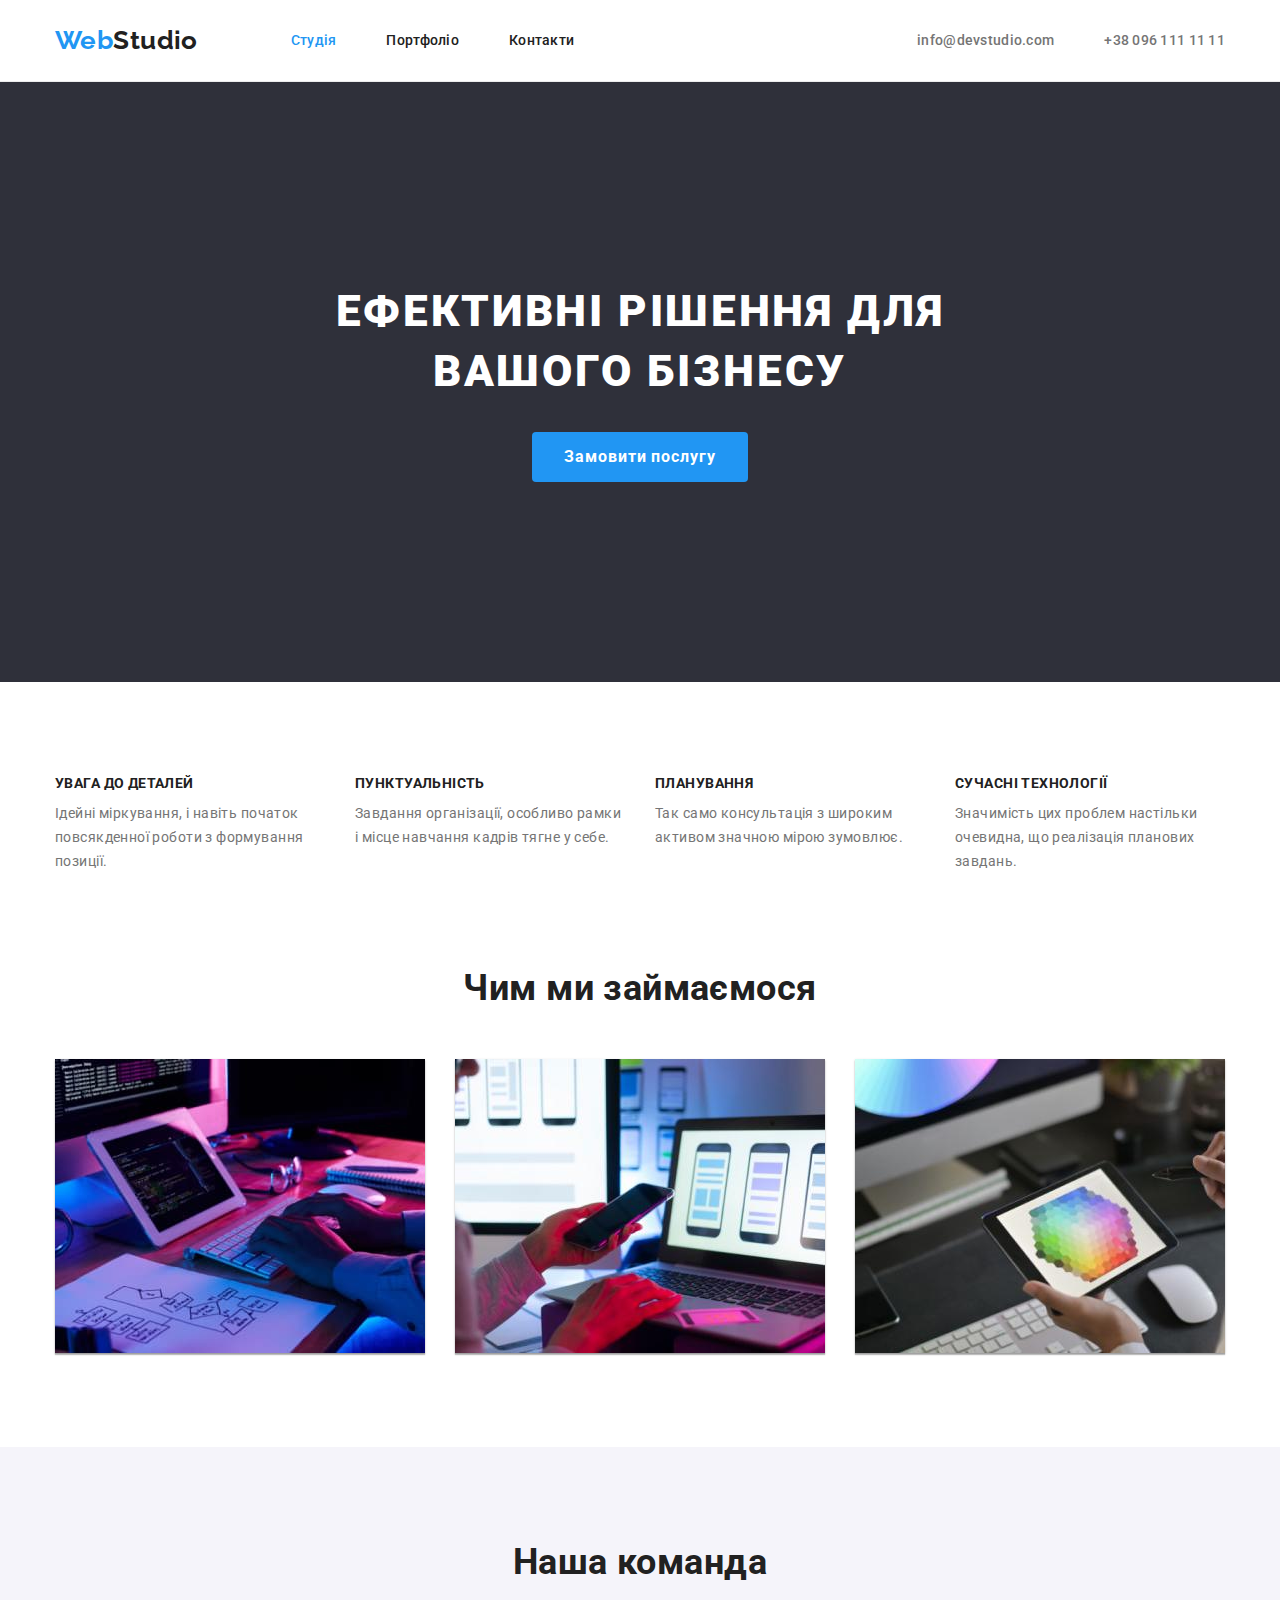
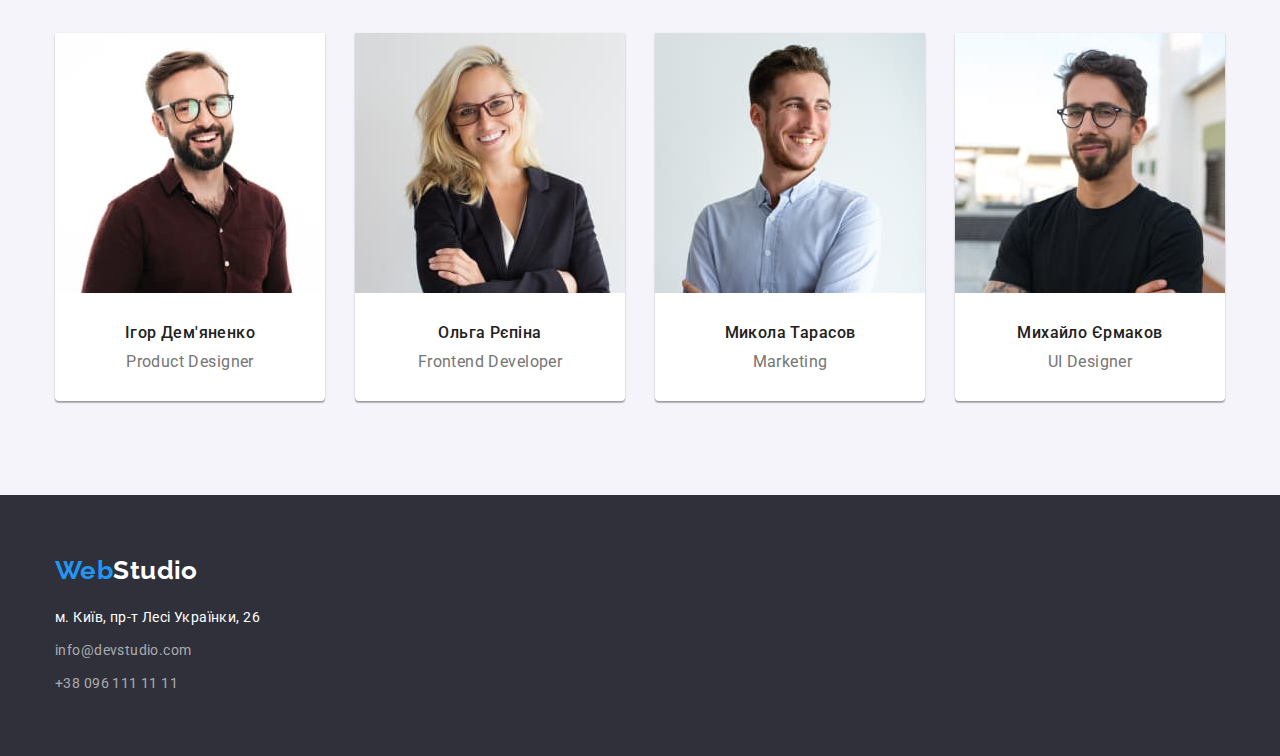
<file: index.html>
<!DOCTYPE html>
<html lang="uk">
  <head>
    <meta charset="UTF-8" />
    <meta http-equiv="X-UA-Compatible" content="IE=edge" />
    <meta name="viewport" content="width=device-width, initial-scale=1.0" />
    <title>Студія</title>

    <!-- Fonts -->

    <link rel="preconnect" href="https://fonts.googleapis.com" />
    <link rel="preconnect" href="https://fonts.gstatic.com" crossorigin />
    <link
      href="https://fonts.googleapis.com/css2?family=Raleway:wght@700&family=Roboto:wght@400;500;700;900&display=swap"
      rel="stylesheet"
    />
  
    <!-- Підключення css стилів -->

    <link rel="stylesheet" href="https://cdnjs.cloudflare.com/ajax/libs/modern-normalize/1.1.0/modern-normalize.min.css">

    <link rel="stylesheet" href="./css/styles.css" />
  </head>

  <body>
    <!-- Капелюх -->

    <header class="header">

        <!-- Контейнер хедера -->

        <div class="container">
  
            <nav class="navigation">

               <!-- Логотип чорний -->

                <a class="logo links" href="./index.html"
                >Web<span class="logo black">Studio</span></a
                >

                  <!-- Навігація -->

                <ul class="site-nav list">
                  <li class="items"><a class="links current" href="./">Студія</a></li>
                  <li class="items"><a class="links" href="./portfolio.html">Портфоліо</a></li>
                  <li class="items"><a class="links" href="./">Контакти</a></li>
                </ul>
            </nav>

                  <!-- Контакти в капелюсі чомусь окремо від навігаціі -->

                <ul class="list contacts">
                  <li  class="items">
                  <a class="header-contact links" href="mailto:info@devstudio.com"
                    >info@devstudio.com</a
                  >
                  </li>
                  <li class="items">
                      <a
                        class="header-contact links"
                        href="tel:+380961111111"
                        >+38 096 111 11 11</a
                      >
                  </li>
                </ul>
        </div>
    </header>

    <main>

      <!-- Герой -->

      <section class="hero">

       <div class="container">
        
         <h1 class="hero-title">Ефективні рішення для вашого бізнесу</h1>
         <button class="hero-button"  type="button">Замовити послугу</button>

       </div>

      </section>

      <!-- Переваги -->

      <section class="section benefits">

        <div class="container">

            <!-- заголовок секції який буде сховано -->

        <h2 class="title-benefits">Наші переваги</h2>

        <ul class="list benefits">

          <!-- 01 -->

          <li class="benefits-card">
            <h3 class="title-item">УВАГА ДО ДЕТАЛЕЙ</h3>
            <p>
              Ідейні міркування, і навіть початок повсякденної роботи з
              формування позиції.
            </p>
          </li>

          <!-- 02 -->

          <li class="benefits-card">
            <h3 class="title-item">ПУНКТУАЛЬНІСТЬ</h3>
            <p>
              Завдання організації, особливо рамки і місце навчання кадрів тягне
              у себе.
            </p>
          </li>

          <!-- 03 -->

          <li class="benefits-card">
            <h3 class="title-item">ПЛАНУВАННЯ</h3>
            <p>
              Так само консультація з широким активом значною мірою зумовлює.
            </p>
          </li>

          <!-- 04 -->

          <li class="benefits-card">
            <h3 class="title-item">СУЧАСНІ ТЕХНОЛОГІЇ</h3>
            <p>
              Значимість цих проблем настільки очевидна, що реалізація планових
              завдань.
            </p>
          </li>

        </ul>
        

        </div>
        
      </section>

      <!-- Чим ми займаємося -->

      <section class="section what">
       
        <div class="container">

           <h2 class="title">Чим ми займаємося</h2>

        <ul class="list box">

          <li class="photo">
            <img src="./images/img-01.jpg" alt="codding process" width="370" />
          </li>

          <li class="photo"><img src="./images/img-02.jpg" alt="maketing" width="370" />
          </li>

          <li class="photo">
            <img src="./images/img-03.jpg" alt="color matching" width="370" />
          </li>
        </ul>

        </div>

      </section>

      <!-- Наша команда -->

      <section class="section team">

        <div class="container">

                    
        <h2 class="title">Наша команда</h2>

        <ul class="list team">

            <!-- 01 Ігор Дем'яненко -->

          <li class="position-card">
            <img class="photo-pisition"
              src="./images/photo-01.jpg"
              alt="Product Designer portrait"
              width="270"
             />
            <div class="position-box">
              <h3 class="name-position">Ігор Дем'яненко</h3>
            <p class="position">Product Designer</p>
            </div>
          </li>

            <!-- 02 Ольга Рєпіна -->

          <li class="position-card">
            <img class="photo-pisition"
              src="./images/photo-02.jpg"
              alt="Frontend Developer portrait"
              width="270"
            />
            <div class="position-box">
              <h3 class="name-position">Ольга Рєпіна</h3>
            <p class="position">Frontend Developer</p>
            </div>
          </li>

            <!-- 03  Микола Тарасов -->

          <li class="position-card">
            <img class="photo-pisition"
              src="./images/photo-03.jpg"
              alt="Marketing manager portrait"
              width="270"
            />
            <div class="position-box">
              <h3 class="name-position">Микола Тарасов</h3>
            <p class="position">Marketing</p>
            </div>
          </li>

            <!-- 04 Михайло Єрмаков -->

          <li class="position-card">
            <img class="photo-pisition"
              src="./images/photo-04.jpg"
              alt="UI Designer portrait"
              width="270"
            />
           <div class="position-box">
             <h3 class="name-position">Михайло Єрмаков</h3>
            <p class="position">UI Designer</p>
           </div>
          </li>

        </ul>
          
        </div>
      
      </section>
    </main>

    <!-- Футер -->

    <footer class="footer">

     <div class="container">
      <!-- Логотип білий -->

      <a class="logo links" href="./index.html"
        >Web<span class="logo white">Studio</span></a
      >
      <!-- Адресса -->

      <address>
        <ul class="list adrs">

          <li class="adrs-item">
            <a class="links adrs"
              href="https://goo.gl/maps/CPtrU1FHBa2aNyZL9"
              target="_blank"
              rel="noopener noreferrer nofollow"
              >м. Київ, пр-т Лесі Українки, 26</a
            >
          </li>

          <li class="adrs-item">
            <a class="links mail" href="mailto:info@devstudio.com"
              >info@devstudio.com</a
            >
          </li>

          <li class="adrs-item">
            <a class="links tel"
              href="tel:+380961111111"
               >+38 096 111 11 11</a
            >
          </li>
        </ul>
      </address>
     </div>

    </footer>
  </body>
</html>
</file>
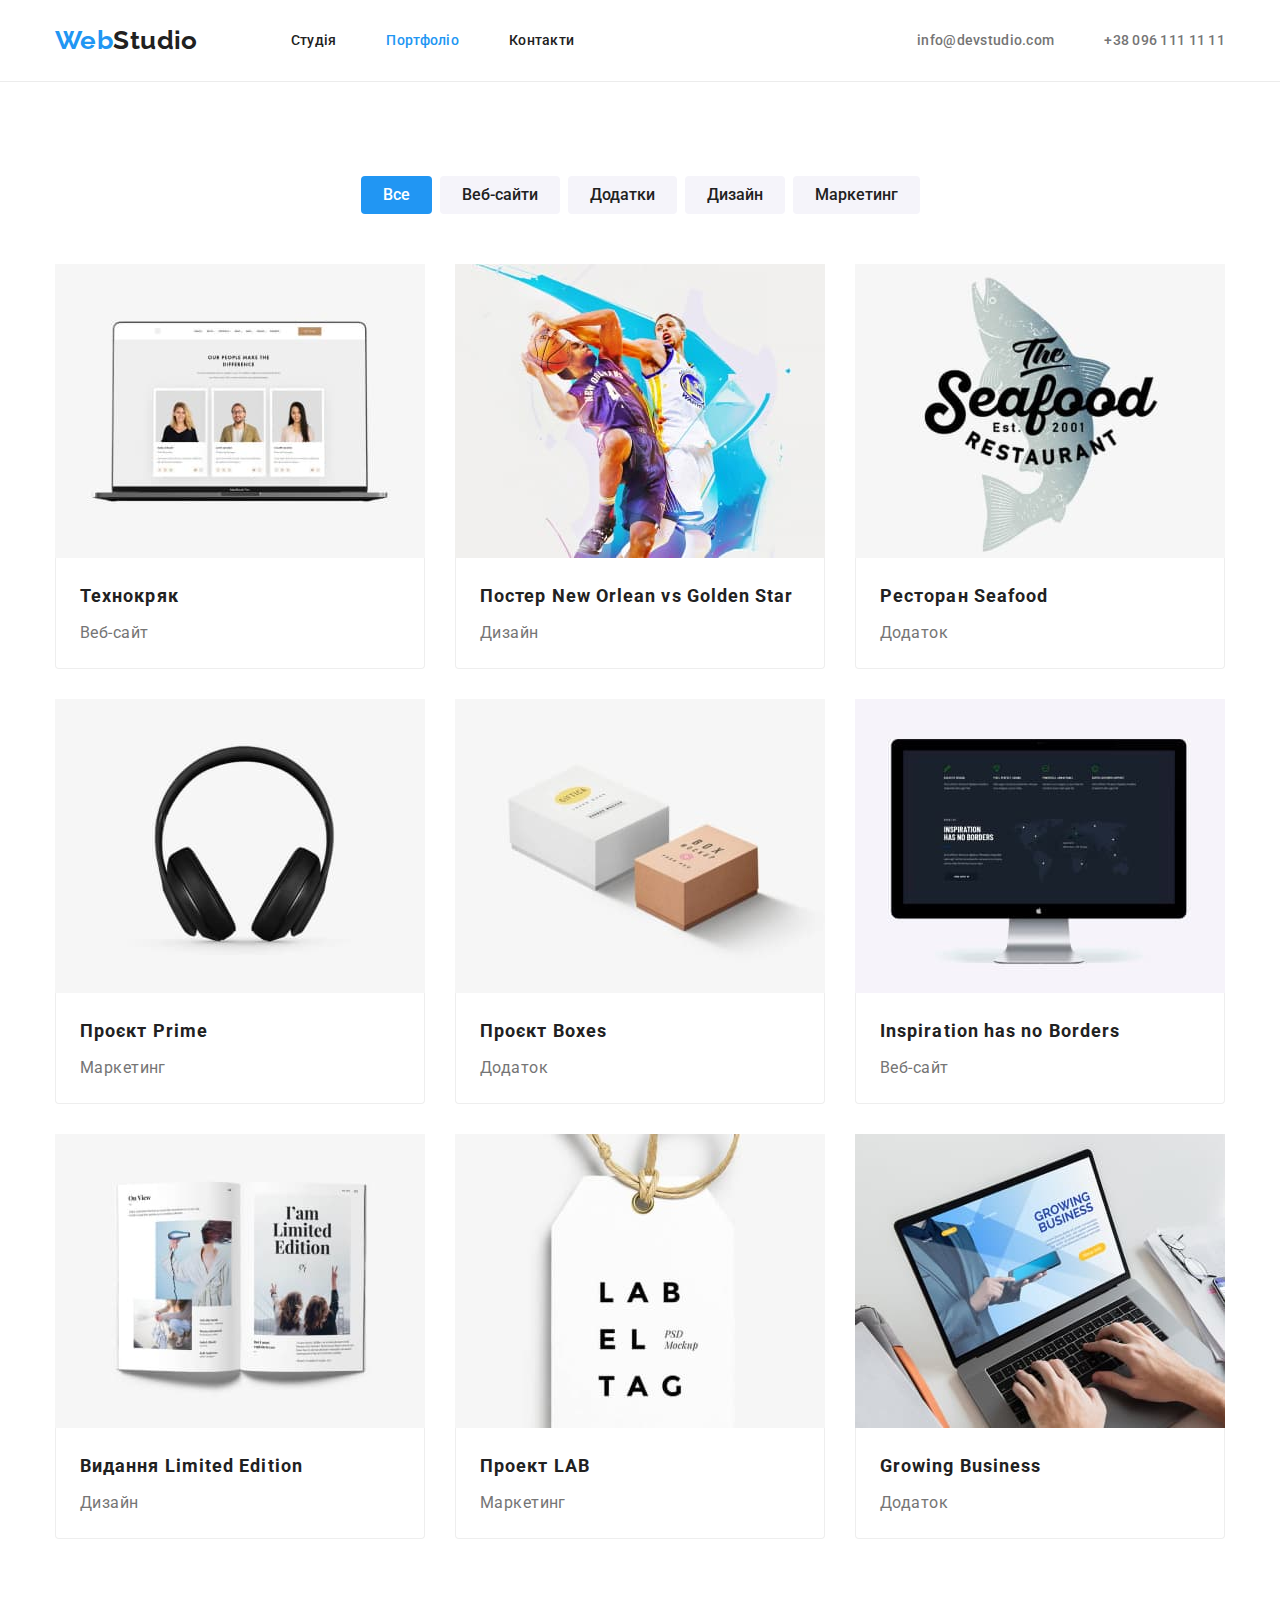
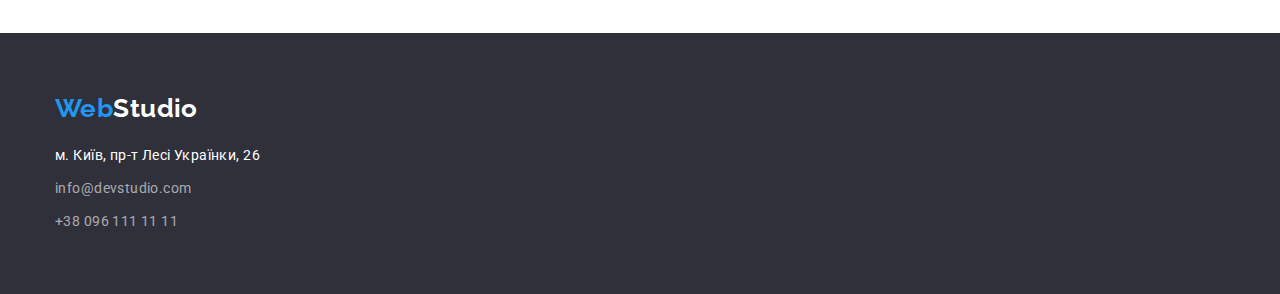
<file: portfolio.html>
<!DOCTYPE html>
<html lang="uk">
  <head>
    <meta charset="UTF-8" />
    <meta http-equiv="X-UA-Compatible" content="IE=edge" />
    <meta name="viewport" content="width=device-width, initial-scale=1.0" />
    <title>Студія</title>

    <!-- Fonts -->

    <link rel="preconnect" href="https://fonts.googleapis.com" />
    <link rel="preconnect" href="https://fonts.gstatic.com" crossorigin />
    <link
      href="https://fonts.googleapis.com/css2?family=Raleway:wght@700&family=Roboto:wght@400;500;700;900&display=swap"
      rel="stylesheet"
    />
  
    <!-- Підключення css стилів -->

    <link rel="stylesheet" href="https://cdnjs.cloudflare.com/ajax/libs/modern-normalize/1.1.0/modern-normalize.min.css">

    <link rel="stylesheet" href="./css/styles.css" />
  </head>

  <body>
    <!-- Капелюх -->

    <header class="header">

        <!-- Контейнер хедера -->

        <div class="container">
  
            <nav class="navigation">

               <!-- Логотип чорний -->

                <a class="logo links" href="./index.html"
                >Web<span class="logo black">Studio</span></a
                >

                  <!-- Навігація -->

                <ul class="site-nav list">
                  <li class="items"><a class="links" href="./">Студія</a></li>
                  <li class="items"><a class="links current" href="./portfolio.html">Портфоліо</a></li>
                  <li class="items"><a class="links" href="./">Контакти</a></li>
                </ul>
            </nav>

                  <!-- Контакти в капелюсі чомусь окремо від навігаціі -->

                <ul class="list contacts">
                  <li  class="items">
                  <a class="header-contact links" href="mailto:info@devstudio.com"
                    >info@devstudio.com</a
                  >
                  </li>
                  <li class="items">
                      <a
                        class="header-contact links"
                        href="tel:+380961111111"
                        >+38 096 111 11 11</a
                      >
                  </li>
                </ul>
        </div>
    </header>

    <main>
      <!-- секція Галерея -->

      <section class="section">

        <div class="container">

          <h1 class="portfolio-title">PORTFOLIO PAGE</h1>

        <!-- Кнопки вибору категорій -->

        <ul class="categories list">

          <li>
            <button class="categories-but current" type="button">Все</button>
          </li>

          <li>
            <button class="categories-but" type="button">Веб-сайти</button>
          </li>

          <li>
            <button class="categories-but" type="button">Додатки</button>
          </li>

          <li>
            <button class="categories-but" type="button">Дизайн</button>
          </li>

          <li>
            <button class="categories-but" type="button">Маркетинг</button>
          </li>

        </ul>

        <!-- галерея проектів -->

        <ul class="list project">
          <!-- 01 -->

          <li class="project-card">
            <a class="links" href=""
              ><img
                src="./images/project-img/img-01.jpg"
                alt="Ноутбук"
                width="370"
              />
                <div class="box">
                  <h3 class="name-project">Технокряк</h3>
                  <p class="project">Веб-сайт</p>
                </div>
            </a>
          </li>

          <!-- 02 -->

          <li class="project-card">
            <a class="links" href=""
              ><img
                src="./images/project-img/img-02.jpg"
                alt="Пестер"
                width="370"
              />
                <div class="box">
                  <h3 class="name-project">Постер New Orlean vs Golden Star</h3>
                  <p class="project">Дизайн</p>
                </div>
            </a>
          </li>

          <!-- 03 -->

          <li class="project-card">
            <a class="links" href=""
              ><img
                src="./images/project-img/img-03.jpg"
                alt="Додаток"
                width="370"
              />
                <div class="box">
                  <h3 class="name-project">Ресторан Seafood</h3>
                  <p class="project">Додаток</p>
                </div>
            </a>
          </li>

          <!-- 04 -->

          <li class="project-card">
            <a class="links" href=""
              ><img
                src="./images/project-img/img-04.jpg"
                alt="Навушники"
                width="370"
              />
              <div class="box">
                <h3 class="name-project">Проєкт Prime</h3>
                <p class="project">Маркетинг</p>
              </div>
            </a>
          </li>

          <!-- 05 -->

          <li class="project-card">
            <a class="links" href=""
              ><img
                src="./images/project-img/img-05.jpg"
                alt="Коробки"
                width="370"
              />
                <div class="box">
                 <h3 class="name-project">Проєкт Boxes</h3>
                 <p class="project">Додаток</p>
                </div>
            </a>
          </li>

          <!-- 06 -->

          <li class="project-card">
            <a class="links" href=""
              ><img
                src="./images/project-img/img-06.jpg"
                alt="Монітор"
                width="370"
              />
                <div class="box">
                 <h3 class="name-project">Inspiration has   no Borders</h3>
                 <p class="project">Веб-сайт</p>
                </div>
            </a>
          </li>

          <!-- 07 -->

          <li class="project-card">
            <a class="links" href="">
              <img
                src="./images/project-img/img-07.jpg"
                alt="Журнал"
                width="370"
              />
                <div class="box">
                 <h3 class="name-project">Видання Limited   Edition</h3>
                 <p class="project">Дизайн</p>
                </div>
            </a>
          </li>

          <!-- 08 -->

          <li class="project-card">
            <a class="links" href=""
              ><img
                src="./images/project-img/img-08.jpg"
                alt="Цінник"
                width="370"
              />
              <div class="box">
                <h3 class="name-project">Проект LAB</h3>
                 <p class="project">Маркетинг</p>
              </div>
           </a>
          </li>

          <!-- 09 -->

          <li class="project-card">
            <a class="links" href=""
              ><img
                src="./images/project-img/img-09.jpg"
                alt="Лептоп"
                width="370"
              />
              <div class="box">
                <h3 class="name-project">Growing   Business</h3>
               <p class="project">Додаток</p>
              </div>
            </a>
          </li>

        </ul>

        </div>

      </section>
    </main>

    <!-- Секція Футер -->

     <footer class="footer">

      <!-- Контейнер 1200 -->

     <div class="container">

      <!-- Логотип білий -->

      <a class="logo links" href="./index.html"
        >Web<span class="logo white">Studio</span></a
      >
      <!-- тег Адресса -->

      <address>
        <ul class="list adrs">
          
          <li class="adrs-item">
            <a class="links adrs"
              href="https://goo.gl/maps/CPtrU1FHBa2aNyZL9"
              target="_blank"
              rel="noopener noreferrer nofollow"
              >м. Київ, пр-т Лесі Українки, 26</a
            >
          </li>

          <li class="adrs-item">
            <a class="links mail" href="mailto:info@devstudio.com"
              >info@devstudio.com</a
            >
          </li>

          <li class="adrs-item">
            <a class="links tel"
              href="tel:+380961111111"
               >+38 096 111 11 11</a
            >
          </li>
        </ul>
      </address>

     </div>

    </footer>

  </body>
</html>
</file>
<file: css/styles.css>
/* встановлює глобальні змінні кольори */
:root {
  --main-bgrnd-color: #ffffff;
  --accent-color: #2196f3;
  --primary-text-color: #757575;
  --secondary-text-color: #212121;
  --text-color-on-drk-bgrd: #ffffff;
  --drk-bgrd-color: #2f303a;
  --cards-border-color: #eeeeee;
}

/* Встановлює глобальні параметри на всю сторінку*/

body {
  font-family: "Roboto", sans-serif;
  font-size: 14px;
  line-height: 1.71;
  letter-spacing: 0.03em;
  color: var(--primary-text-color);
  background-color: var(--main-bgrnd-color);
}

/* Приберає зайві маржини і падінги в текстових блоках*/

h1, h2, h3, h4, p {
  margin-top: 0;
  margin-bottom: 0;
}

/* Приберає підкреслення з лінків*/

.links {
    text-decoration: none;
}

/* Приберає крапки в списках та падинги */

.list {
  margin: 0;
  padding: 0;
  list-style: none;
}

/* Приберає margin знизу картинки */

img {
  display: block;
}

/* Стилізація капелюха */

.header { 
  border-bottom: 1px solid #ECECEC;
  /* Нижній бордер */
}

.container {
  width: 1200px;
  margin: 0 auto;
  /* border: 1px solid tomato; */
  padding-left: 15px;
  padding-right: 15px;
 
}

.header {
  padding-top: 25px;
  padding-bottom: 25px;
}

.header>.container {
 
  display: flex;
  justify-content: space-between;
  align-items: center;
   
}


.navigation {
  display: flex;
  /* border: 1px solid black; */
  align-items: center;
  
}
/* Стилізування логотипу капелюха */

.logo {
  font-family: "Raleway", sans-serif;
  font-style: normal;
  font-weight: 700;
  font-size: 26px;
  line-height: 1.19;
  color: var(--accent-color);
  /* border: 1px solid black; */
}

.logo.black {
  color: var(--secondary-text-color);
}
.navigation .logo.links {
  margin-right: 93px;
}

/* ======== Стилізація навігації ======== */
.site-nav {
   /* border: 1px solid black; */
  display: flex;
  }

.site-nav .links {
  /* border: 1px solid black; */
  font-weight: 500;
  line-height: 1.14;
  letter-spacing: 0.02em;
  color: var(--secondary-text-color);
 
}

.site-nav>.items:not(:last-child),
.list>.items:not(:last-child) {
   margin-right: 50px;
}


.site-nav .links.current {
     color: var(--accent-color);
}
.site-nav .links:hover,
.site-nav .links:focus {
  color: var(--accent-color);
  text-shadow: 0px 4px 4px rgba(0, 0, 0, 0.25);
}

/* Стилізація контактів в капелюсі */

.contacts {
   /* outline: 1px solid black; */
  display: flex;

}


.header-contact {
  font-weight: 500;
  line-height: 1.14;
  letter-spacing: 0.02em;
  color: var(--primary-text-color);
  }

.header-contact:hover,
.header-contact:focus {
  color: var(--accent-color);
  text-shadow: 0px 4px 4px rgba(0, 0, 0, 0.25);
}

/* Стилізація секції -герой- */

.hero {
  background-color: var(--drk-bgrd-color);
  color: var(--text-color-on-drk-bgrd);
  text-align: center;
  padding-top: 200px;
  padding-bottom: 200px;
}
.hero-title {
  width: 696px;
  margin-bottom: 30px;
  margin-left: auto;
  margin-right: auto;
  font-weight: 900;
  font-size: 44px;
  line-height: 1.36;
  letter-spacing: 0.06em;
  text-transform: uppercase;
}
.hero-button {
  border: none;
  font-family: inherit;
  font-size: 16px;
  line-height: 1.88;
  font-weight: 700;
  letter-spacing: 0.06em;
  background-color: var(--accent-color);
  color: var(--text-color-on-drk-bgrd);
  padding: 10px 32px;
  border-radius: 4px;
  cursor: pointer;
}
/* встановлення ховера для кнопки форми */

.hero-button:hover {
  transform: translate(-1px, -1px);
  filter: drop-shadow(4px 4px 4px rgba(255, 255, 255, 0.43));
}

/* Стилізуємо секцію -переваги- */

.section {
/* border: 1px solid tomato; */
padding-top: 94px;
padding-bottom: 94px;
}
.section.benefits {
  padding-bottom: 0px;
}


.list.benefits {
  display: flex;
  justify-content: space-between;
}

.section.benefits .title-benefits {
  /* display: none; */
    position: absolute;
    white-space: nowrap;
    width: 1px;
    height: 1px;
    overflow: hidden;
    border: 0;
    padding: 0;
    clip: rect(0 0 0 0);
    clip-path: inset(50%);
    margin: -1px;
}

.section.benefits .title-item {
  color: var(--secondary-text-color);
  font-size: 1em;
  line-height: 1.14;
  text-transform: uppercase;
  margin-bottom: 10px;
}

.benefits-card {
  width: calc( ( 100% - 90px ) / 4 );
  /* margin: 15px; */
  /* border: 1px solid #2196f3; */
}

/* Стилізуємо секцию -чим ми займаэмося- */

.section  .title
{
  color: var(--secondary-text-color);
  font-size: 36px;
  line-height: 1.167;
  text-align: center;
  margin-bottom: 50px;
}
.list.box {
  display: flex;
  justify-content: space-between;
}

.list.box > .photo {
  box-shadow: 0px 1px 3px rgba(0, 0, 0, 0.12), 0px 1px 1px rgba(0, 0, 0, 0.14),
    0px 2px 1px rgba(0, 0, 0, 0.2);
}

/* ====== Стилізуємо секцію -команда- ====== */

.section.team {
   background-color: #f5f4fa;
}

.position-card {
  background-color: var(--main-bgrnd-color);
  box-shadow: 0px 1px 3px rgba(0, 0, 0, 0.12), 0px 1px 1px rgba(0, 0, 0, 0.14),
    0px 2px 1px rgba(0, 0, 0, 0.2);
  border-radius: 0px 0px 4px 4px;
}

.list.team {
  display: flex;
  justify-content: space-between;
}
.position-box {
 /* border: 1px solid tomato; */
  padding-bottom: 30px;
  padding-top: 30px;
  }

.section.team .name-position {
  color: var(--secondary-text-color);
  font-weight: 500;
  font-size: 16px;
  line-height: 1.187;
  text-align: center;
  margin-bottom: 10px;
}
.section.team .position {
  font-size: 16px;
  line-height: 1.187;
  text-align: center;
  /* margin-bottom: 30px; */
}

/* Доповнює стилізацію нижнього логотипа */

.logo.white {
  color: var(--text-color-on-drk-bgrd);
  }

/* ======= Стилізация футера =========== */

.footer {
  background-color: var(--drk-bgrd-color);
  padding: 60px 0;
}

.footer .logo.links {
  display: inline-block;
  margin-bottom: 20px;
  /* outline: 1px solid tomato; */
}

.links.adrs {
  display: inline-block;
  font-style: normal;
  color: var(--text-color-on-drk-bgrd);
}

 
.adrs .adrs-item:not(:last-child) {
  margin-bottom: 9px;
  /* border: 1px solid tomato; */
}

/* .adrs:hover,
.adrs:focus {
  color: var(--accent-color);
} */

.mail {
  /* display: inline-block; */
  font-style: normal;
  color: rgba(255, 255, 255, 0.6);
 }
/* .mail:hover,
.mail:focus {
  color: var(--accent-color);
} */

.tel {
  /* display: inline-block; */
  font-style: normal;
  color: rgba(255, 255, 255, 0.6);
}
/* .tel:hover,
.tel:focus {
  color: var(--accent-color);
} */

/* стилізація сторінки -портфоліо- */

.portfolio-title {
  /* display: none; */
    position: absolute;
    white-space: nowrap;
    width: 1px;
    height: 1px;
    overflow: hidden;
    border: 0;
    padding: 0;
    clip: rect(0 0 0 0);
    clip-path: inset(50%);
    margin: -1px;
}

/* Стилізація кнопок вибору категорії */

.categories {
  display: flex;
  justify-content:center;
  margin-bottom: 50px;

}

.categories.list li:not(:last-child) {
  margin-right: 8px;
}

.categories-but {
  border: none;
  font-family: inherit;
  font-weight: 500;
  font-size: 16px;
  line-height: 1.62;
  text-align: center;
  color: var(--secondary-text-color);
  background: #f5f4fa;
  border-radius: 4px;
  padding: 6px 22px;
  cursor: pointer;
}

.categories-but.current {
  color: var(--text-color-on-drk-bgrd);
  background-color: var(--accent-color);
}

.categories-but:hover,
.categories-but:focus {
  color: var(--text-color-on-drk-bgrd);
  background: var(--accent-color);
  box-shadow: 0px 3px 1px rgba(0, 0, 0, 0.1), 0px 1px 2px rgba(0, 0, 0, 0.08),
    0px 2px 2px rgba(0, 0, 0, 0.12);
}

/* ========= Стилізація галереї ========== */

.list.project {
  display: flex;
  flex-wrap: wrap;
  /* justify-content: space-between; */
  margin: -15px;
  }

.project-card {
    margin: 15px;
    /* box-shadow: 0px 1px 3px rgba(0, 0, 0, 0.12), 0px 1px 1px rgba(0, 0, 0, 0.14),
    0px 2px 1px rgba(0, 0, 0, 0.2);
    border-radius: 0px 0px 4px 4px; */
  }

  .list.project .box {
    border-left: 1px solid var(--cards-border-color);
    border-right: 1px solid var(--cards-border-color);
    border-bottom: 1px solid var(--cards-border-color);
    padding: 20px 24px;
    border-radius: 0px 0px 4px 4px; 
  }

.box .name-project {
  color: var(--secondary-text-color);
  font-weight: 700;
  font-size: 18px;
  line-height: 2;
  letter-spacing: 0.06em;
  /* border: 1px solid tomato; */
  margin-bottom: 4px;
}

.box .project {
  color: var(--primary-text-color);
  font-size: 16px;
  line-height: 1.88;
  /* border: 1px solid tomato; */
}

.project-card:hover {
  box-shadow: 0px 1px 3px rgba(0, 0, 0, 0.12), 0px 1px 1px rgba(0, 0, 0, 0.14),
    0px 2px 1px rgba(0, 0, 0, 0.2);
    border-radius: 0px 0px 4px 4px;
}
</file>
